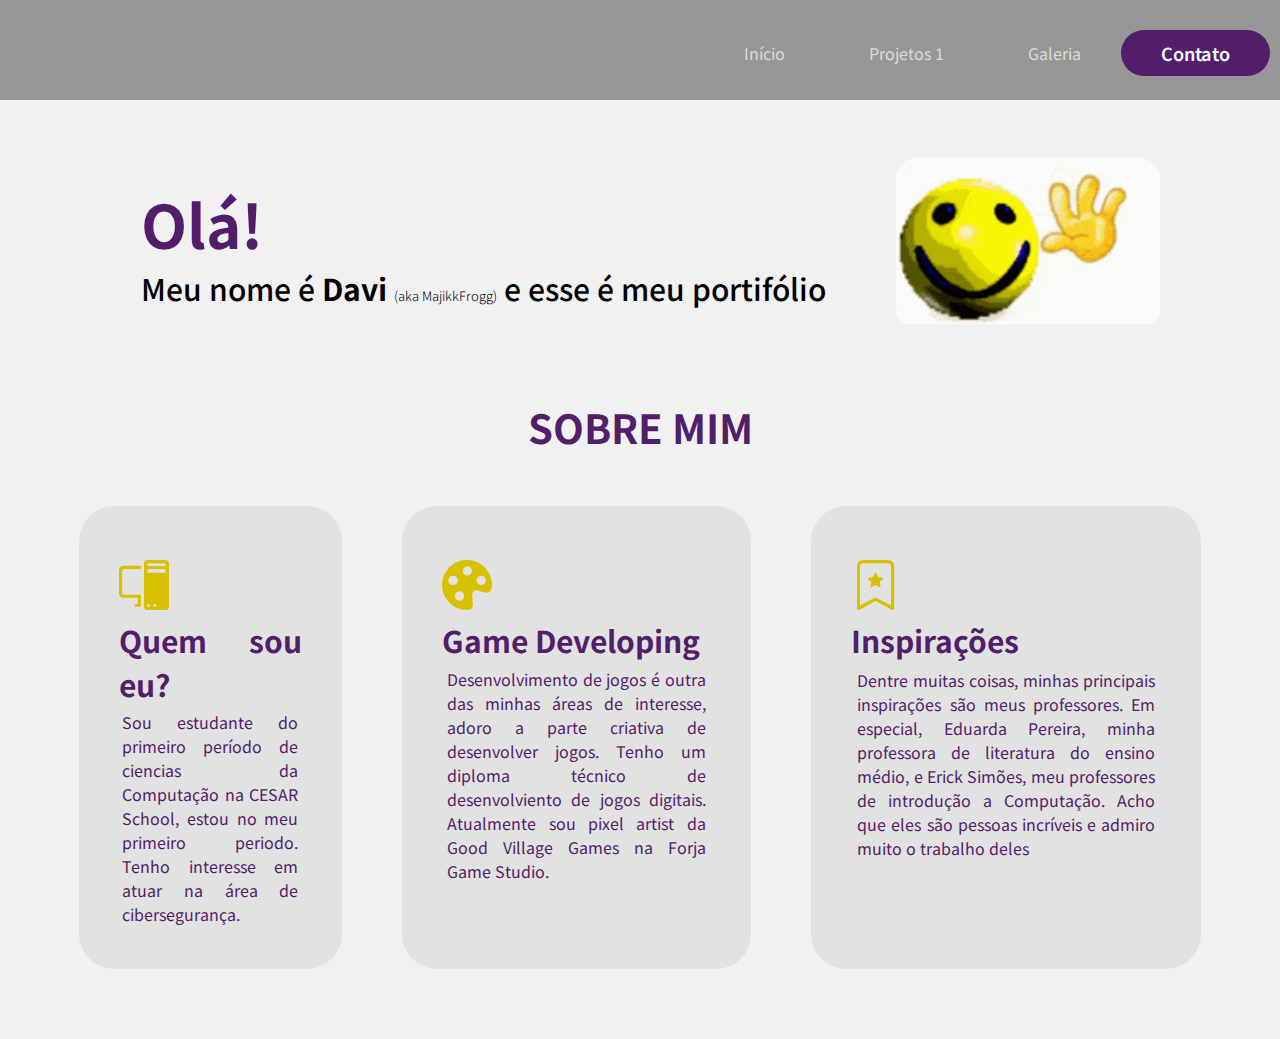
<file: Portifolio Web/index.html>
<!DOCTYPE html>
<html lang="pt-br">
<head>
    <meta charset="UTF-8">
    <meta name="viewport" content="width=device-width, initial-scale=1.0">
    <link rel="preconnect" href="https://fonts.googleapis.com">
<link rel="preconnect" href="https://fonts.gstatic.com" crossorigin> <!--Fonte-->
<link href="https://fonts.googleapis.com/css2?family=Noto+Sans+KR:wght@100..900&display=swap" rel="stylesheet">
<link rel="stylesheet" href="https://cdn.jsdelivr.net/npm/bootstrap-icons@1.13.1/font/bootstrap-icons.min.css"><!--icones-->
    <link rel="stylesheet" href="style.css">
    <title>Portfólio Web</title>
</head>
<body>
    
    <header>

        <div class="barra-topo">
        <div class="interface-desktop">
            <nav class="menu">
                <ul>
                    <li><a href="index.html">Início</a></li>
                    <li><a href="Projetos1.html">Projetos 1</a></li>
                    <li><a href="Galeria.html">Galeria</a></li>
                </ul>
            </nav>
            <div class="contato">
                <button onclick="abrirPopup()">Contato</button>
            </div> <!--contato-->
        </div><!--interface-->    
        </div><!--barra-topo-->

    </header>

    <div id="popup-contato" class="popup">
    <div class="popup-conteudo">
    <span class="fechar" onclick="fecharPopup()">&times;</span>
    <h2>Entre em Contato</h2>
    <p>Você pode me encontrar no LinkedIn:</p>
    
    <a href="https://www.linkedin.com/in/davidlcosta/" target="_blank" rel="noopener noreferrer">
    <i class="bi bi-linkedin"></i> Meu perfil no LinkedIn
    </a>
    </div>
    </div>

    <main>
        <section class="topo-do-site">
            <div class="interface">
                <div class="flex">
                    <div class="txt-topo-site">
                        <h1>Olá!</h1>
                        <p class="introducao">Meu nome é <b>Davi</b> <span>(aka MajikkFrogg)</span> e esse é meu portifólio</p>
                    </div><!--texto topo site-->
                    <div class="imagem-topo-site">
                        <img src="images\hello.gif" alt="">
                    </div><!--imagem topo site-->
                </div><!--flex-->
            </div><!--interface-->
        </section> <!--topo do site-->

        <section class="sobre-mim">
            <div class="interface">
                <h2 class="titulo">SOBRE MIM</h2>
                <div class="flex">
                    <div class="sobre-mim-box">
                        <i class="bi bi-pc-display"></i>
                        <h3>Quem sou eu?</h3>
                        <p>Sou estudante do primeiro período de ciencias da Computação na CESAR School, estou no meu primeiro periodo.
                            Tenho interesse em atuar na área de cibersegurança.
                        </p>
                    </div><!--sobre-mim-box-->

                    <div class="sobre-mim-box">
                        <i class="bi bi-palette-fill"></i>
                        <h3>Game Developing</h3>
                        <p>Desenvolvimento de jogos é outra das minhas áreas de interesse, adoro a parte criativa de desenvolver jogos. 
                            Tenho um diploma técnico de desenvolviento de jogos digitais. Atualmente sou pixel artist da Good Village Games
                            na Forja Game Studio.
                        </p>
                    </div><!--sobre-mim-box-->

                    <div class="sobre-mim-box">
                        <i class="bi bi-bookmark-star"></i>
                        <h3>Inspirações</h3>
                        <p>Dentre muitas coisas, minhas principais inspirações são meus professores. Em especial,
                            Eduarda Pereira, minha professora de literatura do ensino médio, e Erick Simões, meu 
                            professores de introdução a Computação. Acho que eles são pessoas incríveis e admiro muito
                            o trabalho deles
                        </p>
                    </div><!--sobre-mim-box-->

                </div><!--flex-->
            </div><!--inteface-->
        </section><!--sobre-mim-->
    </main>

    <script>
    function abrirPopup() {
        document.getElementById('popup-contato').style.display = 'flex';
    }

    function fecharPopup() {
        document.getElementById('popup-contato').style.display = 'none';
    }
    </script>


</body>
</html>
</file>
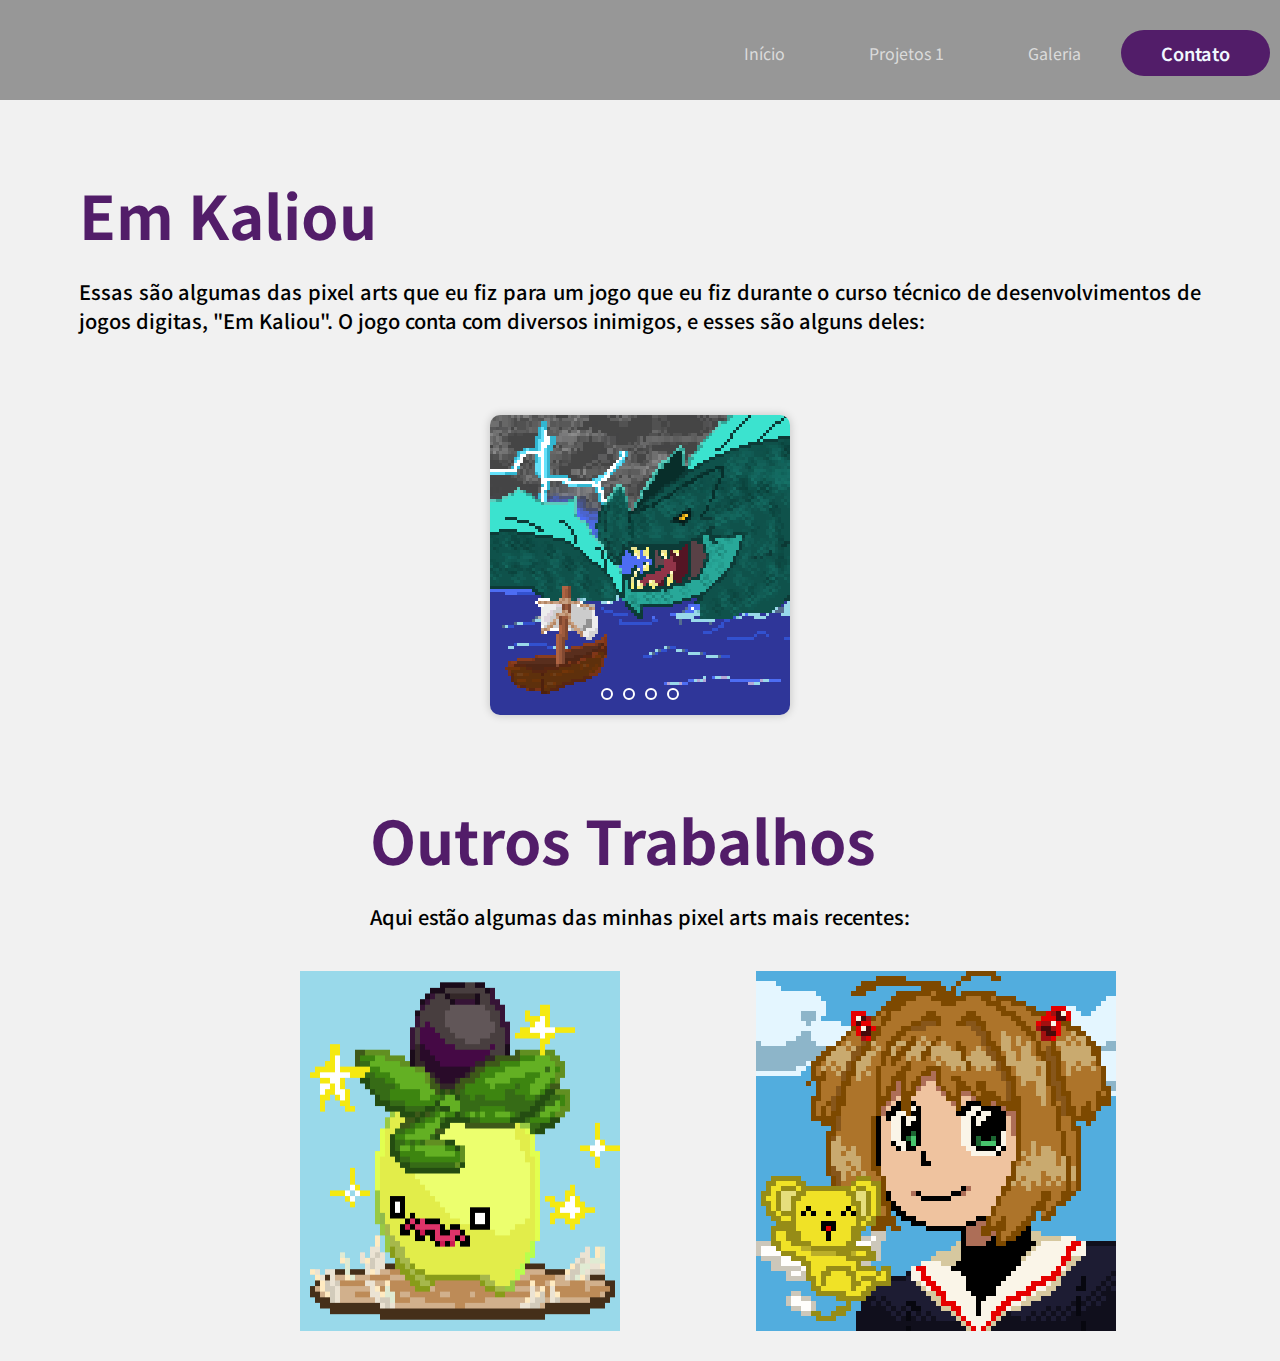
<file: Portifolio Web/Galeria.html>
<!DOCTYPE html>
<html lang="pt-br">
<head>
    <meta charset="UTF-8">
    <meta name="viewport" content="width=device-width, initial-scale=1.0">
    <link rel="preconnect" href="https://fonts.googleapis.com">
<link rel="preconnect" href="https://fonts.gstatic.com" crossorigin> <!--Fonte-->
<link href="https://fonts.googleapis.com/css2?family=Noto+Sans+KR:wght@100..900&display=swap" rel="stylesheet">
<link rel="stylesheet" href="https://cdn.jsdelivr.net/npm/bootstrap-icons@1.13.1/font/bootstrap-icons.min.css"><!--icones-->
    <link rel="stylesheet" href="style.css">
    <title>Portfólio Web</title>
</head>

<body>
    <header>

        <div class="barra-topo">
        <div class="interface-desktop">
            <nav class="menu">
                <ul>
                    <li><a href="index.html">Início</a></li>
                    <li><a href="Projetos1.html">Projetos 1</a></li>
                    <li><a href="Galeria.html">Galeria</a></li>
                </ul>
            </nav>
            <div class="contato">
                <button onclick="abrirPopup()">Contato</button>
            </div> <!--contato-->
        </div><!--interface-->    
        </div><!--barra-topo-->

    </header>

    <div id="popup-contato" class="popup">
    <div class="popup-conteudo">
    <span class="fechar" onclick="fecharPopup()">&times;</span>
    <h2>Entre em Contato</h2>
    <p>Você pode me encontrar no LinkedIn:</p>
    
    <a href="https://www.linkedin.com/in/davidlcosta/" target="_blank" rel="noopener noreferrer">
    <i class="bi bi-linkedin"></i> Meu perfil no LinkedIn
    </a>
    </div>
    </div>

    <main>

         <section class="topo-do-site">
            <div class="interface">
                <div class="flex">
                    <div class="txt-topo-site">
                        <h1>Em Kaliou</h1>
                        <p class="introducao-galeria">Essas são algumas das pixel arts que eu fiz para um jogo que eu fiz durante o
                            curso técnico de desenvolvimentos de jogos digitas, "Em Kaliou". O jogo conta com diversos inimigos,
                            e esses são alguns deles:
                        </p>
                    </div><!--texto topo site-->
                </div><!--flex-->
            </div><!--interface-->
        </section> <!--topo do site-->


     <div class="slider">

        <div class="slides">
            <!--botoes-->
            <input type="radio" name="item-btn" id="item1">
            <input type="radio" name="item-btn" id="item2">
            <input type="radio" name="item-btn" id="item3">
            <input type="radio" name="item-btn" id="item4">


            <div class="slide first">
                <img src="images\PixelArt1.png" alt="Imagem 1">
            </div>
            <div class="slide">
                <img src="images\PixelArt2.png" alt="Imagem 2">
            </div>
            <div class="slide">
                <img src="images\PixelArt3.png" alt="Imagem 3">
            </div>
            <div class="slide">
                <img src="images\PixelArt4.png" alt="Imagem 4">
            </div>

            <div class="navigation-auto">
                <div class="auto-btn1"></div>
                <div class="auto-btn2"></div>
                <div class="auto-btn3"></div>
                <div class="auto-btn4"></div>
            </div>

        </div><!--slides-->

        <div class="manual-navigation">
            <label for="item1" class="manual-btn"></label>
            <label for="item2" class="manual-btn"></label>
            <label for="item3" class="manual-btn"></label>
            <label for="item4" class="manual-btn"></label>
        </div>

     </div><!--slider-->

     <section class="topo-do-site">
            <div class="interface">
                <div class="flex">
                    <div class="txt-topo-site">
                        <h1>Outros Trabalhos</h1>
                        <p class="introducao-galeria">Aqui estão algumas das minhas pixel arts mais recentes:
                        </p>
                    </div><!--texto topo site-->
                </div><!--flex-->
            </div><!--interface-->
        </section> <!--topo do site-->

        <div class="artes-galeria">
            <img src="images\PixelArt5.png" alt="Smoliv Shiny">
            <img src="images\PixelArt6.png" alt="Sakura Kinomoto">
        </div>

    </main>

    <script>
    function abrirPopup() {
        document.getElementById('popup-contato').style.display = 'flex';
    }

    function fecharPopup() {
        document.getElementById('popup-contato').style.display = 'none';
    }
    </script>

</body>
</file>
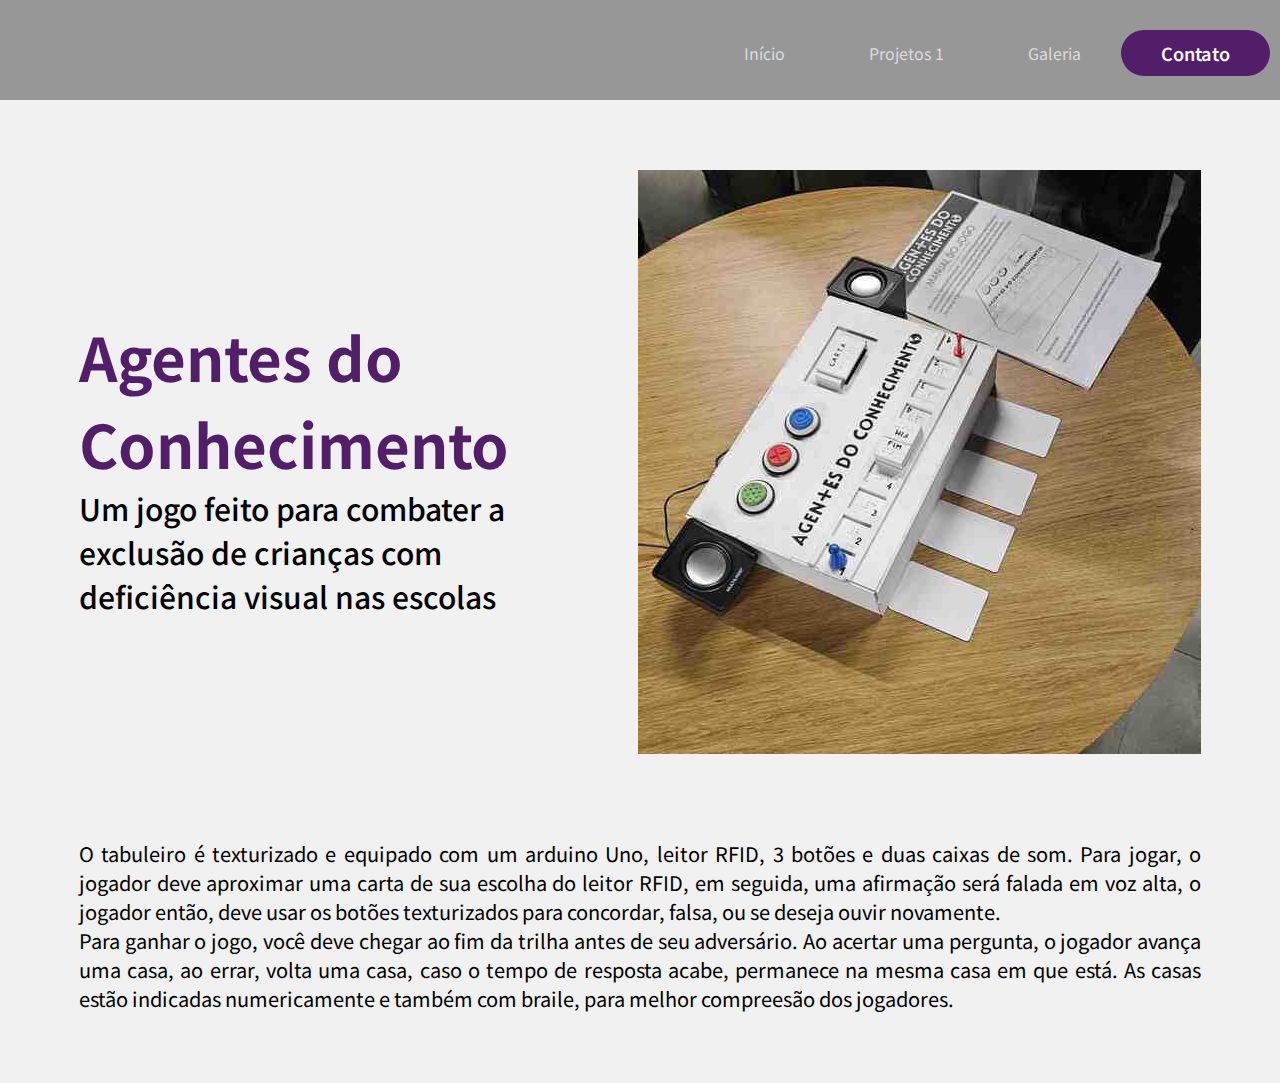
<file: Portifolio Web/Projetos1.html>
<!DOCTYPE html>
<html lang="pt-br">
<head>
    <meta charset="UTF-8">
    <meta name="viewport" content="width=device-width, initial-scale=1.0">
    <link rel="preconnect" href="https://fonts.googleapis.com">
<link rel="preconnect" href="https://fonts.gstatic.com" crossorigin> <!--Fonte-->
<link href="https://fonts.googleapis.com/css2?family=Noto+Sans+KR:wght@100..900&display=swap" rel="stylesheet">
<link rel="stylesheet" href="https://cdn.jsdelivr.net/npm/bootstrap-icons@1.13.1/font/bootstrap-icons.min.css"><!--icones-->
    <link rel="stylesheet" href="style.css">
    <title>Portfólio Web</title>
</head>
<body>

    <header>

        <div class="barra-topo">
        <div class="interface-desktop">
            <nav class="menu">
                <ul>
                    <li><a href="index.html">Início</a></li>
                    <li><a href="Projetos1.html">Projetos 1</a></li>
                    <li><a href="Galeria.html">Galeria</a></li>
                </ul>
            </nav>
           <div class="contato">
                <button onclick="abrirPopup()">Contato</button>
            </div> <!--contato-->
        </div><!--interface-->    
        </div><!--barra-topo-->

        
    </header>

    <div id="popup-contato" class="popup">
    <div class="popup-conteudo">
    <span class="fechar" onclick="fecharPopup()">&times;</span>
    <h2>Entre em Contato</h2>
    <p>Você pode me encontrar no LinkedIn:</p>
    
    <a href="https://www.linkedin.com/in/davidlcosta/" target="_blank" rel="noopener noreferrer">
    <i class="bi bi-linkedin"></i> Meu perfil no LinkedIn
    </a>
    </div>
    </div>

    <main>
    <section class="topo-do-site">
        <div class="interface">
            <div class="flex">
                <div class="txt-topo-site">
                    <h1>Agentes do Conhecimento</h1>
                    <p class="introducao-projeto">Um jogo feito para combater a exclusão de crianças com deficiência visual nas escolas</p>
                </div><!--texto topo site-->
                <div class="imagem-projetos">
                    <img src="images\projeto.jpg" alt="">
                </div><!--imagem topo site-->
            </div><!--flex-->
        </div><!--interface-->
    </section> <!--topo do site-->
    
    <section class="texto-projetos">
        <div class="interface">
            <p class="descricao">O tabuleiro é texturizado e equipado com um arduino Uno, leitor RFID, 3 botões e duas
                 caixas de som. Para jogar, o jogador deve aproximar uma carta de sua escolha do leitor RFID, em seguida,
                 uma afirmação será falada em voz alta, o jogador então, deve usar os botões texturizados para concordar,
                 falsa, ou se deseja ouvir novamente. <br> Para ganhar o jogo, você deve chegar ao fim da trilha antes de
                 seu adversário. Ao acertar uma pergunta, o jogador avança uma casa, ao errar, volta uma casa, caso o tempo
                 de resposta acabe, permanece na mesma casa em que está. As casas estão indicadas numericamente e também com 
                 braile, para melhor compreesão dos jogadores.
            </p>
        </div><!--interface-->
    </section><!--texto projetos-->
    </main>

    <script>
    function abrirPopup() {
        document.getElementById('popup-contato').style.display = 'flex';
    }

    function fecharPopup() {
        document.getElementById('popup-contato').style.display = 'none';
    }
    </script>

</body>
</html>
</file>
<file: Portifolio Web/style.css>
/* geral */
*{
    margin: 0;
    padding: 0;
    box-sizing: border-box;
  font-family: "Noto Sans KR", sans-serif;
}

body{
    background-color: rgb(241, 241, 241);
    height: 100vh;
}

.interface-desktop{
    max-width: 1280px;
    margin: 0 auto;
}

h2.titulo{
    font-size: 40px;
    color: #521d69;
    text-align: center;
}

.flex{
    display: flex;
}
/* header */

.barra-topo{
  height: 100px; /* Altura da barra */
  background: #979797; /* Cores da barra */
  width: 100%;
  align-items: center;
}

.barra-topo > .interface-desktop{
    padding: 30px 10px 0 4%;
}

.barra-topo > .interface-desktop{
    display: flex;
    align-items: center;
    justify-content: right;
}

header a{
    color: #dbdbdb;
    text-decoration: none;
    display: inline-block;
    transition: 0.15s;
}

header a:hover{
    color: #ffffff;
    transform: scale(1.1);
}

header nav ul{
    list-style-type: none;
}

header nav ul li{
    display: inline-block;
    padding: 0 40px;
}

header .contato button{
    padding: 10px 40px;
    font-size: 18px;
    font-weight: 600;
    background-color: #521d69;
    cursor: pointer;
    color: aliceblue;
    border: 0;
    border-radius: 30px;
}

header .contato button:hover{
    color: black;
    background-color: #ffe600;

}

/* Topo do site */

main{
    padding: 30px;
}

section.topo-do-site{
    padding: 40px 4%;
}

section.topo-do-site .flex{
    align-items: center;
    justify-content: center;
    gap: 90px;
}

.topo-do-site h1{
    color: #521d69;
    font-size: 60px;   
}

.topo-do-site p{
    font-size: 30px;
    font-weight: 500;
}

.topo-do-site p span{
    font-size: 13px;
    font-weight: 300;
}

.topo-do-site .imagem-topo-site{
    border: 2px solid #00000000;
    border-radius: 20px;
    overflow: hidden;
    scale: 1.2;
}

.popup {
  display: none;
  position: fixed;
  top: 0;
  left: 0;
  width: 100%;
  height: 100%;
  background-color: rgba(0, 0, 0, 0.5);
  justify-content: center;
  align-items: center;
  z-index: 999;
}

.popup-conteudo {
  background-color: #fff;
  padding: 20px;
  border-radius: 10px;
  min-width: 300px;
  text-align: center;
  position: relative;
}

.fechar {
  position: absolute;
  top: 10px;
  right: 15px;
  font-size: 24px;
  cursor: pointer;
}

/* Sobre Mim */

section.sobre-mim{
    padding: 40px 4%;
}

section.sobre-mim .flex{
    gap: 60px;
}

.sobre-mim .sobre-mim-box{
    background-color: #e2e2e2;
    text-align: justify;
    color: #521d69;
    padding: 40px;
    border-radius: 35px;
    margin-top: 50px;
}

.sobre-mim .sobre-mim-box:hover{
    transform: scale(1.02);
    box-shadow:  0 0 8px #0000008e;
}

.sobre-mim .sobre-mim-box i{
    font-size: 50px;
    color: #d8c200;

}

.sobre-mim .sobre-mim-box h3{
    font-size: 30px;
}

.sobre-mim .sobre-mim-box p{
    padding: 2%;
}

/* projetos1 */

.topo-do-site .imagem-projetos{
    scale: 1;
}

.interface > .descricao{
    font-size: 20px;
    padding: 40px 4%;
    font-weight: 400;
    text-align: justify;
}

/* Galeria */

.txt-topo-site > .introducao-galeria{
    padding-top: 20px;
    font-size: 20px;
    text-align: justify;
}

* {
  margin: 0;
  padding: 0;
  box-sizing: border-box;
}

.slider {
  width: 300px;
  height: 300px;
  margin: 40px auto;
  position: relative;
  overflow: hidden;
  border-radius: 10px;
  box-shadow: 0 0 10px rgba(0,0,0,0.2);
}

.slides {
  display: flex;
  width: 400%;
  height: 100%;
  transition: 0.6s;
}

.slides input {
  display: none;
}

.slide {
  width: 300px;
  flex-shrink: 0;
  transition: 0.6s;
}

.slide img {
  width: 300px;
  height: 300px;
  object-fit: cover;
}

.manual-navigation {
  position: absolute;
  width: 100%;
  bottom: 15px;
  display: flex;
  justify-content: center;
  gap: 10px;
}

.manual-btn {
  width: 12px;
  height: 12px;
  border: 2px solid white;
  border-radius: 50%;
  cursor: pointer;
  transition: 0.4s;
}

.manual-btn:hover {
  background: white;
}

.navigation-auto {
  display: none;
}

#item1:checked ~ .first {
  margin-left: 0;
}
#item2:checked ~ .first {
  margin-left: -300px;
}
#item3:checked ~ .first {
  margin-left: -600px;
}
#item4:checked ~ .first {
  margin-left: -900px;
}

.artes-galeria{
    gap: 20%;
    display: flex;
    width: fit-content;
    margin: 0 auto;
}
</file>
